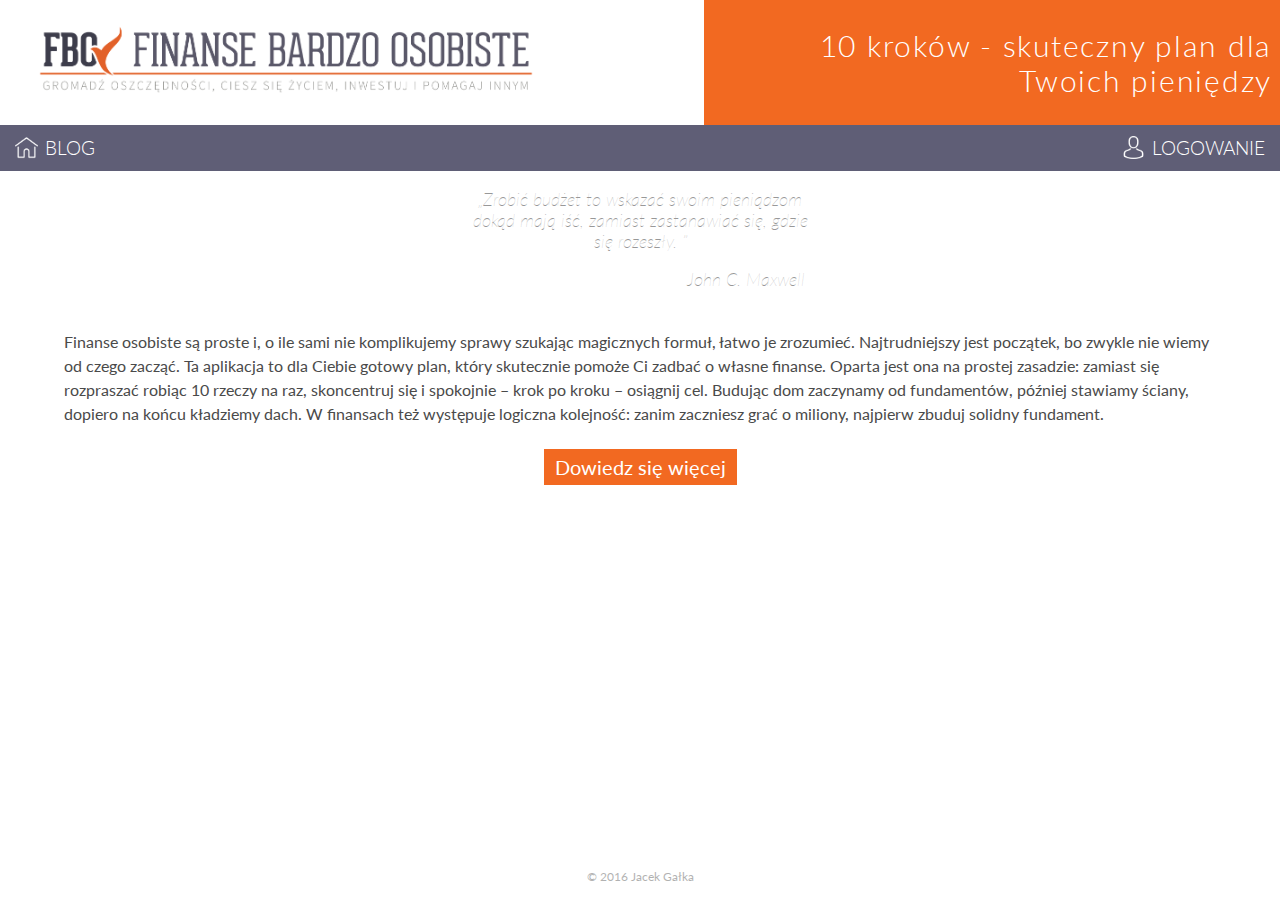
<file: App/index.html>
<!doctype html>
<html lang="pl">
	<head>
		<meta charset="UTF-8">
		<meta name="viewport"
		      content="width=device-width, user-scalable=no, initial-scale=1.0, maximum-scale=1.0, minimum-scale=1.0">
		<meta http-equiv="X-UA-Compatible" content="ie=edge">
		<link rel="stylesheet" href="css/normalize.css">
		<link rel="stylesheet" href="css/master.css">
		<link rel="stylesheet" href="css/responsive.css">
		<title>FBO | 10 kroków</title>
	</head>
	<body class="widthLimit">
		<header class="header">
			<div class="headerLogo headerElement">
				<a href="index.html"> <img src="images/baners/baner-white.png" alt="Logo FBO"></a>
			</div>
			<div class="headerTitle headerElement">
				<h1>10 kroków - skuteczny plan dla Twoich pieniędzy</h1>
			</div>
		</header>
		<nav class="nav">
			<div class="navElement">
				<a id="linkHome" href="http://marciniwuc.com">Blog</a>
			</div>
			<div class="navElement">
				<a id="linkLoginPage" href="html/sign-in.php">Logowanie</a>
			</div>
		</nav>
		<main>
			<section class="textSection">
				<aside class="quote">
					<p>„Zrobić budżet to wskazać swoim pieniądzom dokąd mają iść,
						zamiast zastanawiać się, gdzie się rozeszły. ”</p>
					<p class="quoteAuthor">John C. Maxwell</p>
				</aside>
				<article>
					<h1 class="hideTitle">10 kroków - skuteczny plan dla Twoich pieniędzy</h1>
					<p>Finanse osobiste są proste i, o ile sami nie komplikujemy sprawy szukając magicznych formuł,
						łatwo je
						zrozumieć. Najtrudniejszy jest początek, bo zwykle nie wiemy od czego zacząć. Ta aplikacja to
						dla
						Ciebie
						gotowy plan, który skutecznie pomoże Ci zadbać o własne finanse. Oparta jest ona na prostej
						zasadzie:
						zamiast się rozpraszać robiąc 10 rzeczy na raz, skoncentruj się i spokojnie – krok po kroku –
						osiągnij
						cel.

						Budując dom zaczynamy od fundamentów, później stawiamy ściany, dopiero na końcu kładziemy dach.
						W
						finansach też występuje logiczna kolejność: zanim zaczniesz grać o miliony, najpierw zbuduj
						solidny
						fundament. </p>
					<div class="buttonDiv">
						<a href="http://marciniwuc.com/10-krokow-skuteczny-plan-dla-twoich-pieniedzy/" class="button">Dowiedz
							się więcej</a>
					</div>
				</article>
			</section>
		</main>
		<footer>
			<p><a href="http://jacekgalka.pl">&copy; 2016 Jacek Gałka</a></p>
		</footer>
	</body>
</html>
</file>
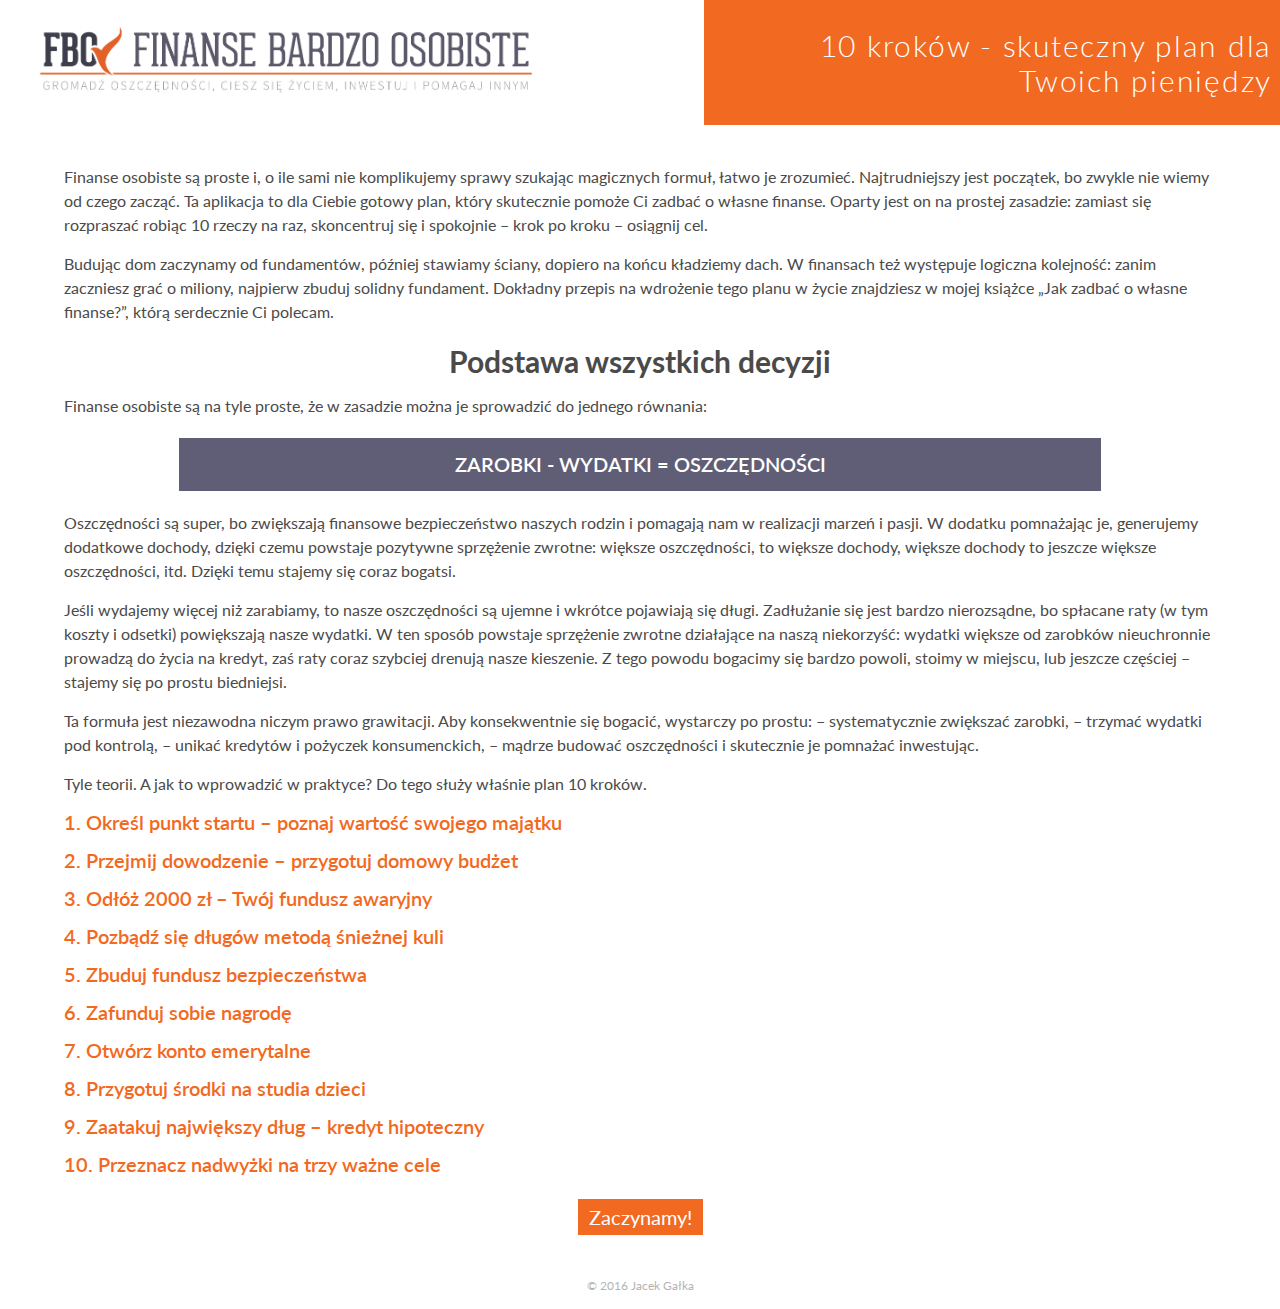
<file: App/html/introduction.html>
<!doctype html>
<html lang="pl">
	<head>
		<meta charset="UTF-8">
		<meta name="viewport"
		      content="width=device-width, user-scalable=no, initial-scale=1.0, maximum-scale=1.0, minimum-scale=1.0">
		<meta http-equiv="X-UA-Compatible" content="ie=edge">
		<link rel="stylesheet" href="../css/normalize.css">
		<link rel="stylesheet" href="../css/master.css">
		<link rel="stylesheet" href="../css/responsive.css">
		<title>Document</title>
	</head>
	<body>
		<header class="header">
			<div class="headerLogo headerElement">
				<a href="../index.html"><img src="../images/baners/baner-white.png" alt="Logo FBO"></a>
			</div>
			<div class="headerTitle headerElement">
				<h1>10 kroków - skuteczny plan dla Twoich pieniędzy</h1>
			</div>
		</header>
		<main>
			<section class="introductionSection">
				<article>
					<h1 class="hideTitle">10 kroków - skuteczny plan dla Twoich pieniędzy</h1>
					<p>Finanse osobiste są proste i, o ile sami nie komplikujemy sprawy szukając magicznych formuł,
						łatwo je
						zrozumieć. Najtrudniejszy jest początek, bo zwykle nie wiemy od czego zacząć. Ta aplikacja to
						dla
						Ciebie gotowy plan, który skutecznie pomoże Ci zadbać o własne finanse. Oparty jest on na
						prostej
						zasadzie: zamiast się rozpraszać robiąc 10 rzeczy na raz, skoncentruj się i spokojnie – krok po
						kroku – osiągnij cel.</p>
					<p>
						Budując dom zaczynamy od fundamentów, później stawiamy ściany, dopiero na końcu kładziemy dach.
						W
						finansach też występuje logiczna kolejność: zanim zaczniesz grać o miliony, najpierw zbuduj
						solidny
						fundament. Dokładny przepis na wdrożenie tego planu w życie znajdziesz w mojej książce „Jak
						zadbać o
						własne finanse?”, którą serdecznie Ci polecam.</p>
					<h1>Podstawa wszystkich decyzji</h1>
					<p>Finanse osobiste są na tyle proste, że w zasadzie można je sprowadzić do jednego równania:</p>
					<span class="greyTextBaner">zarobki - wydatki = oszczędności</span>
					<p>Oszczędności są super, bo zwiększają finansowe bezpieczeństwo naszych rodzin i pomagają nam w
						realizacji marzeń i pasji. W dodatku pomnażając je, generujemy dodatkowe dochody, dzięki czemu
						powstaje pozytywne sprzężenie zwrotne: większe oszczędności, to większe dochody, większe dochody
						to jeszcze większe oszczędności, itd. Dzięki temu stajemy się coraz bogatsi.</p>
					<p>
						Jeśli wydajemy więcej niż zarabiamy, to nasze oszczędności są ujemne i wkrótce pojawiają się
						długi. Zadłużanie się jest bardzo nierozsądne, bo spłacane raty (w tym koszty i odsetki)
						powiększają nasze wydatki. W ten sposób powstaje sprzężenie zwrotne działające na naszą
						niekorzyść: wydatki większe od zarobków nieuchronnie prowadzą do życia na kredyt, zaś raty coraz
						szybciej drenują nasze kieszenie. Z tego powodu bogacimy się bardzo powoli, stoimy w miejscu,
						lub jeszcze częściej – stajemy się po prostu biedniejsi.</p>
					<p>
						Ta formuła jest niezawodna niczym prawo grawitacji. Aby konsekwentnie się bogacić, wystarczy po
						prostu:
						– systematycznie zwiększać zarobki,
						– trzymać wydatki pod kontrolą,
						– unikać kredytów i pożyczek konsumenckich, – mądrze budować oszczędności i skutecznie je
						pomnażać inwestując.</p>
					<p>
						Tyle teorii. A jak to wprowadzić w praktyce? Do tego służy właśnie plan 10 kroków.</p>
					<ul class="stepsList">
						<li class="stepLine">1. Określ punkt startu – poznaj wartość swojego majątku</li>
						<li class="stepLine">2. Przejmij dowodzenie – przygotuj domowy budżet</li>
						<li class="stepLine">3. Odłóż 2000 zł – Twój fundusz awaryjny</li>
						<li class="stepLine">4. Pozbądź się długów metodą śnieżnej kuli</li>
						<li class="stepLine">5. Zbuduj fundusz bezpieczeństwa</li>
						<li class="stepLine">6. Zafunduj sobie nagrodę</li>
						<li class="stepLine">7. Otwórz konto emerytalne</li>
						<li class="stepLine">8. Przygotuj środki na studia dzieci</li>
						<li class="stepLine">9. Zaatakuj największy dług – kredyt hipoteczny</li>
						<li class="stepLine">10. Przeznacz nadwyżki na trzy ważne cele</li>
					</ul>
				</article>
				<div class="buttonDiv">
					<a href="budget.html" class="button">Zaczynamy!</a>
				</div>
			</section>
		</main>
		<footer>
			<p><a href="http://jacekgalka.pl">&copy; 2016 Jacek Gałka</a></p>
		</footer>
	</body>
</html>
</file>
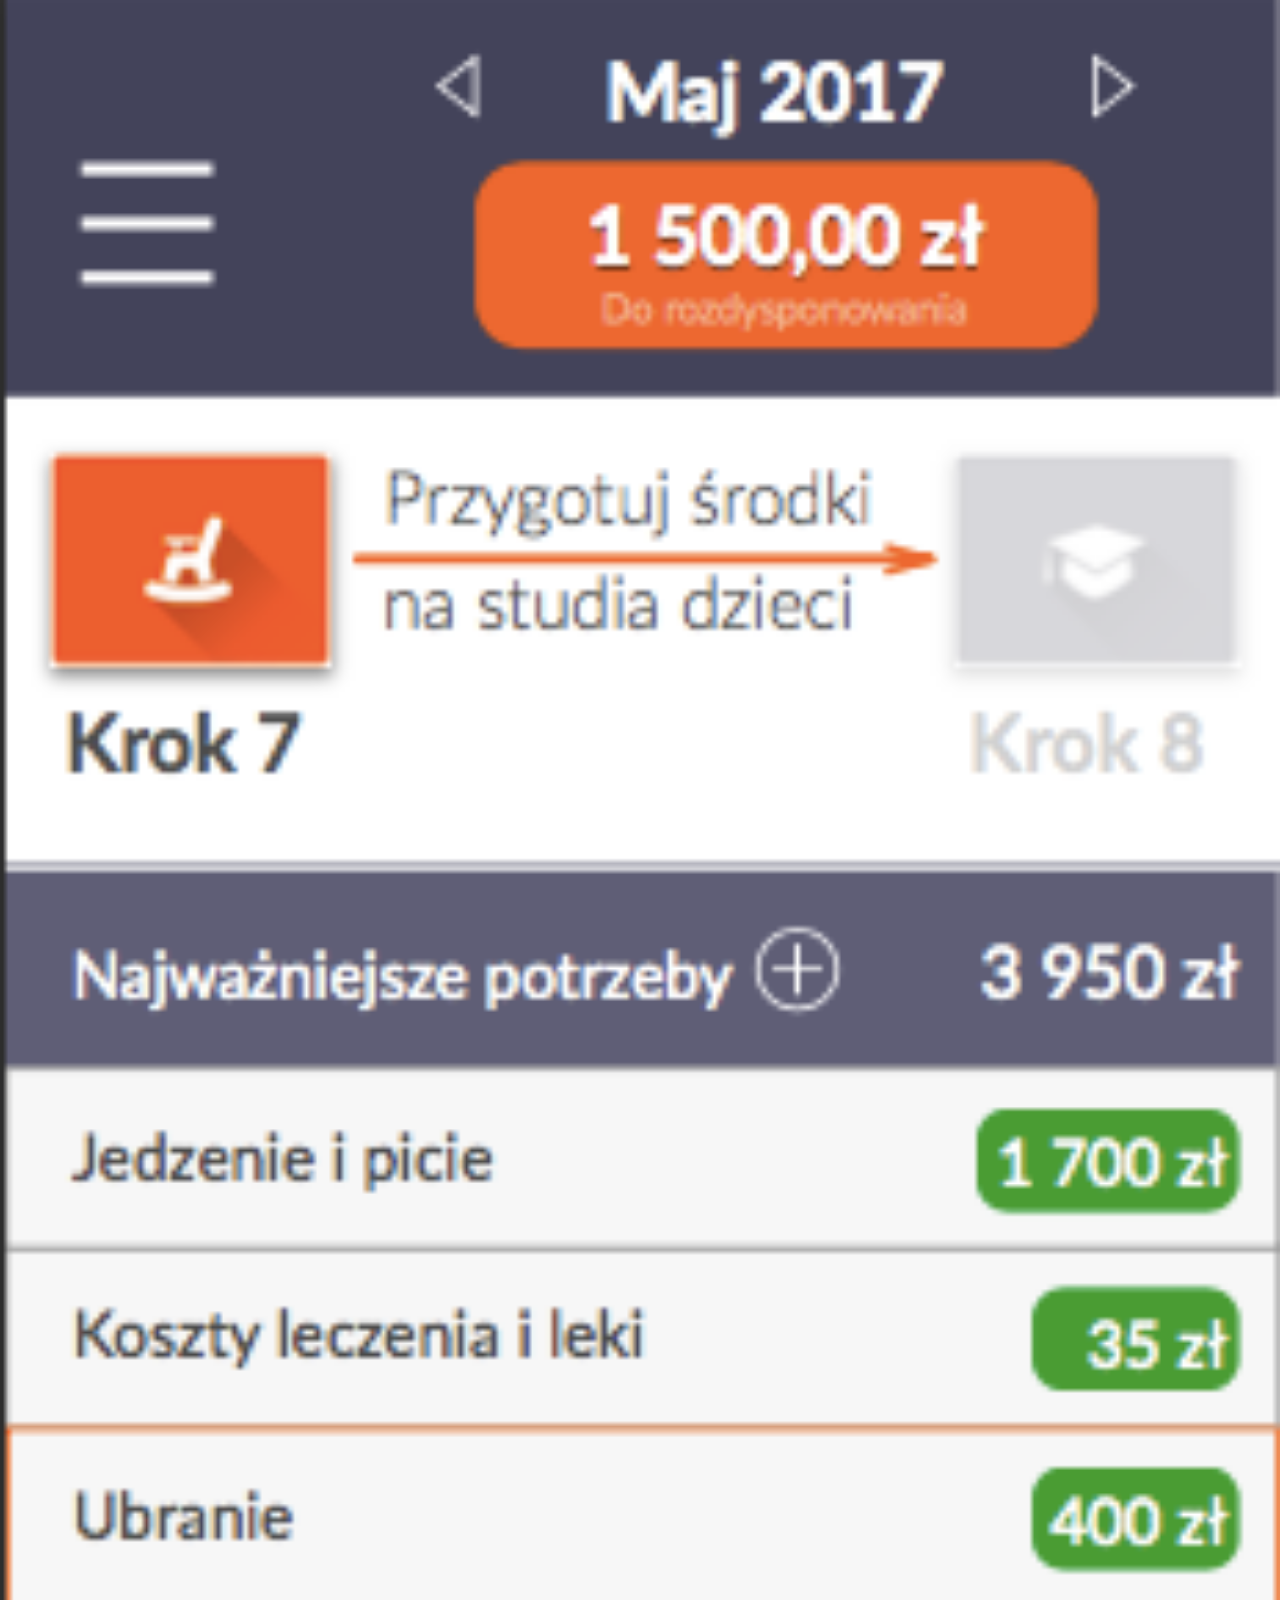
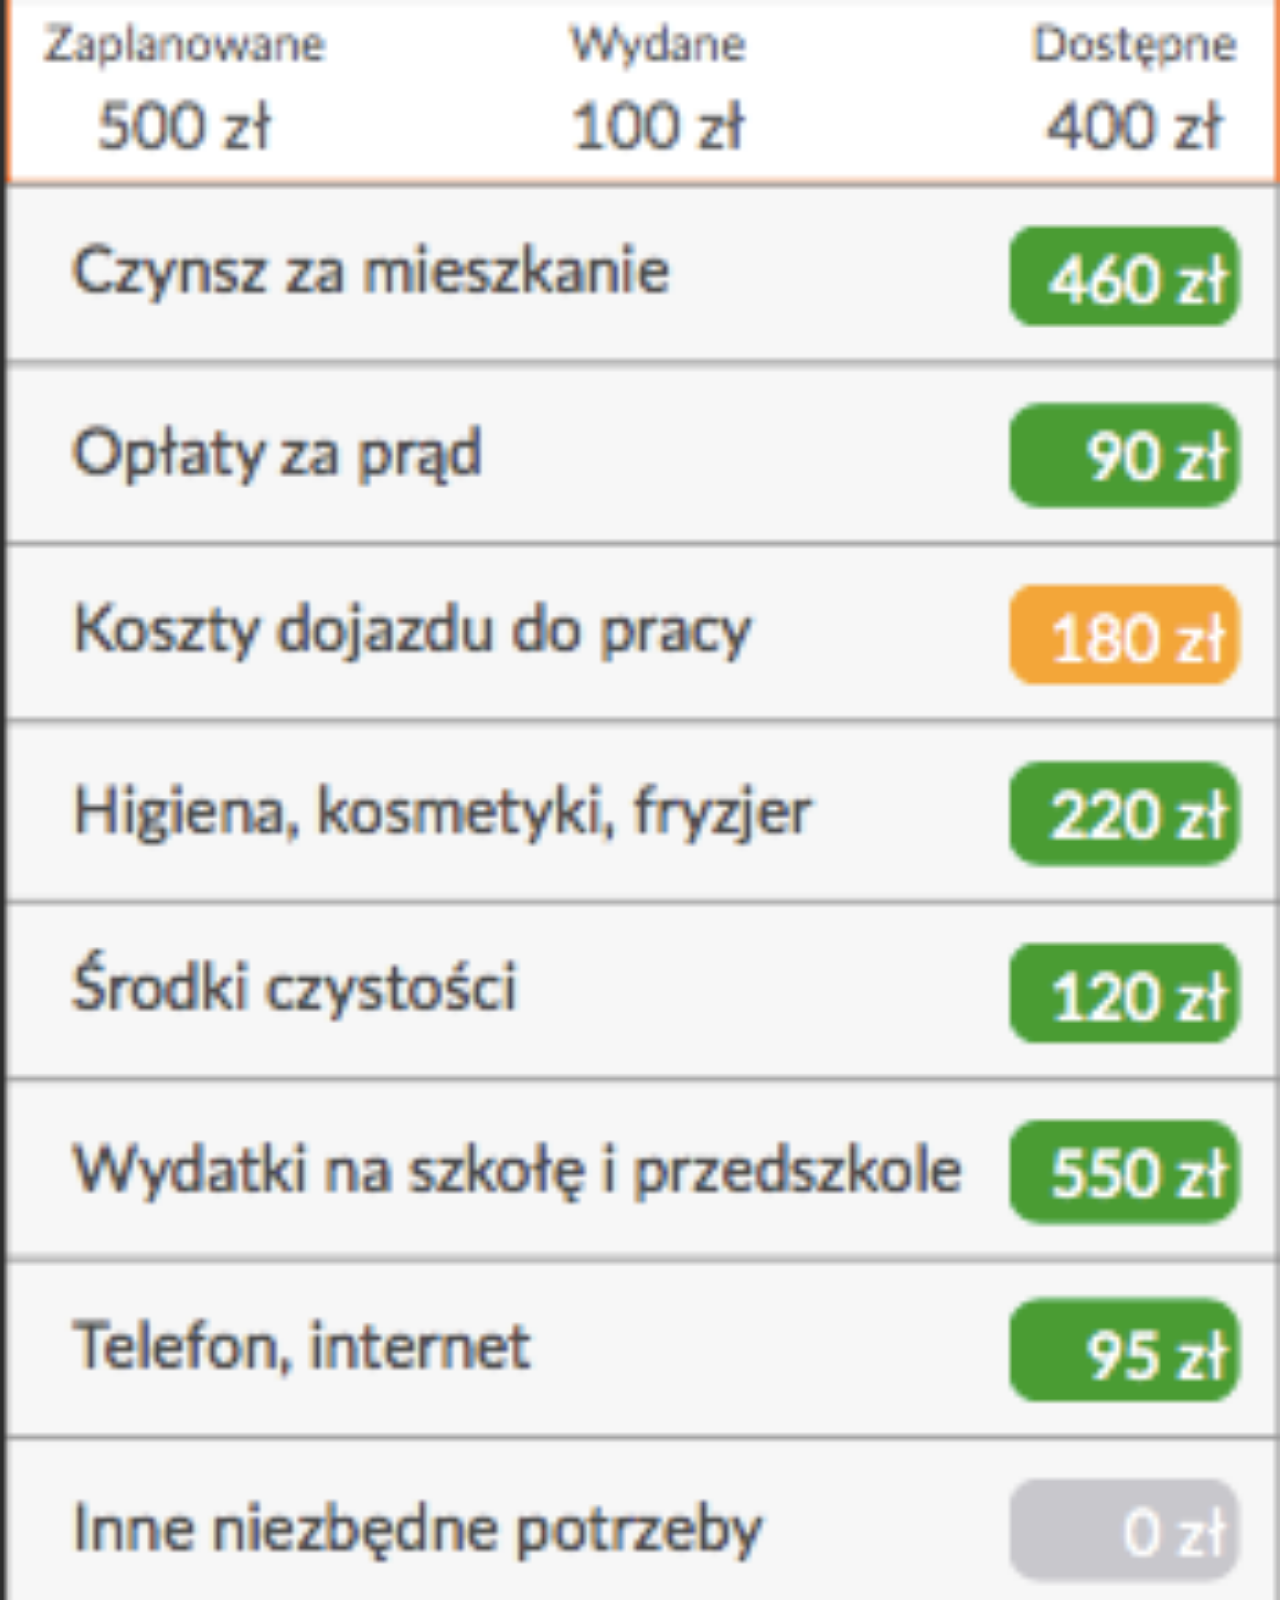
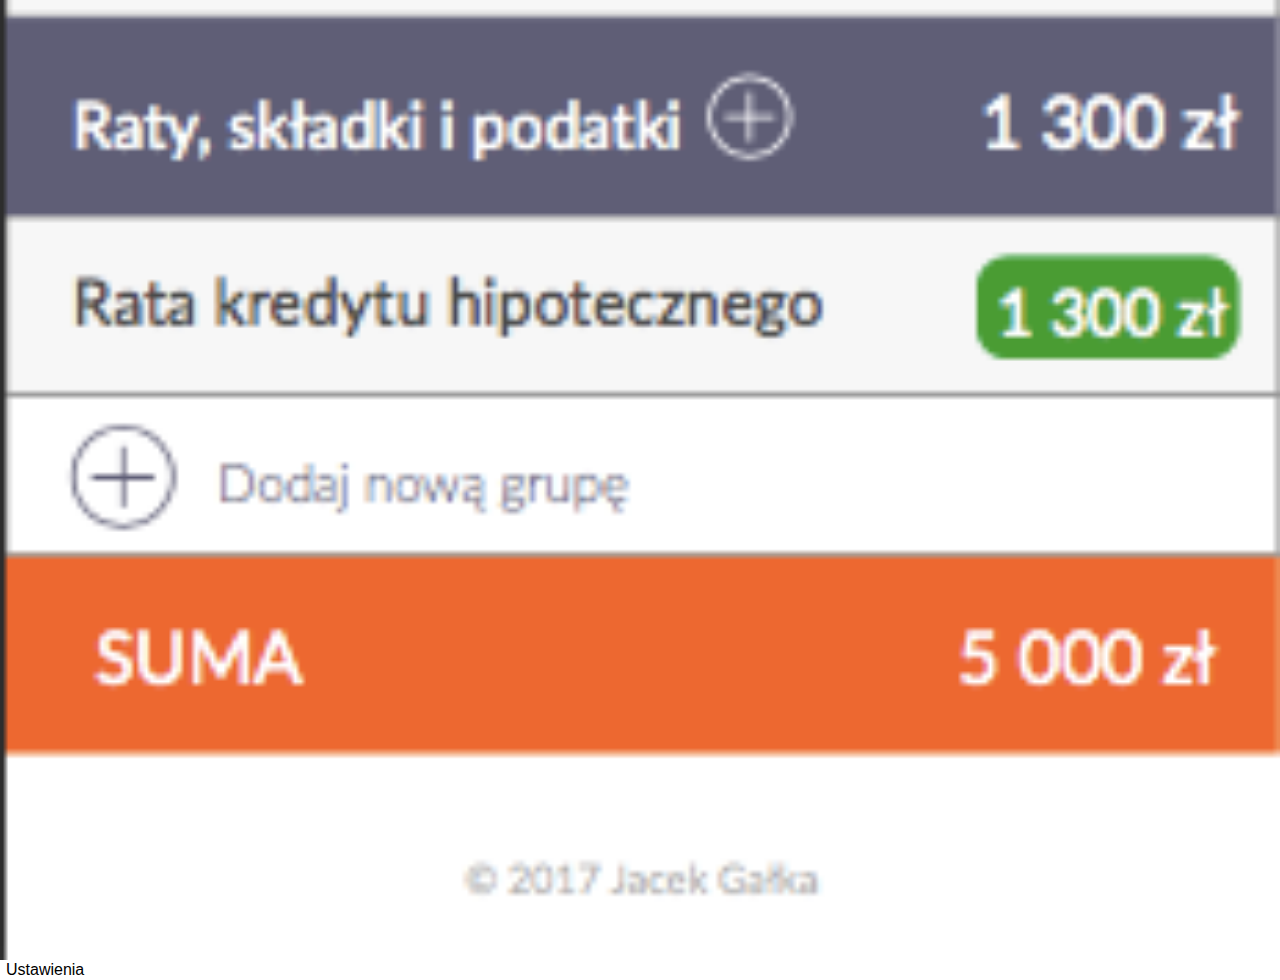
<file: App/html/settings.html>
<!doctype html>
<html lang="pl">
	<head>
		<meta charset="UTF-8">
		<meta name="viewport"
		      content="width=device-width, user-scalable=no, initial-scale=1.0, maximum-scale=1.0, minimum-scale=1.0">
		<meta http-equiv="X-UA-Compatible" content="ie=edge">
		<link rel="stylesheet" href="../css/normalize.css">
		<link rel="stylesheet" href="../css/master.css">
		<link rel="stylesheet" href="../css/responsive.css">
		<title>FBO | Settings</title>
		<script>
            function showModalSettings() {
                document
                    .getElementById("settingsOn")
                    .style
                    .cssText = "top:0px";
                document.getElementById("back-image").style.cssText = "filter:blur(10px)";
            }
            function hideModalSettings() {
                document.getElementById("back-image").style.cssText = "filter:none";
                document.getElementById("settingsOn").style.cssText = "top:-450px";

            }
		</script>
	</head>
	<body>
		<div id="bodyDiv">

			<div id="back-image">
				<img src="../images/back.png" alt="Background" style="width: 100%; display: block">
			</div>

			<button onclick="showModalSettings()">Ustawienia</button>

			<aside class="settingsModal" id="settingsOn">
				<header class="settingsHeader">
					<h1 class="settingsTitle">Ustawienia</h1>
					<button class="closeSign" onclick="hideModalSettings()"><img
							src="../images/icons/svg/close-orange.svg" alt="Close" style="width: 40px"></button>
				</header>
				<nav class="settingsTabs">
					<div class="settingsTab userTab activeTab">
						<span class="userSpan">Konto użytkownika</span>
					</div>
					<div class="settingsTab appTab notActiveTab">
						<span class="appSpan">Aplikacja</span>
					</div>
				</nav>
				<form class="formDiv" action="" method="GET">
					<div class="formElement">
						<span>Adres e-mail</span>
						<input type="email" name="email" maxlength="20" title="Podaj swój nowy adres e-mail" autofocus>
					</div>
					<div class="formElement">
						<span>Hasło</span>
						<input class="" type="password" name="password" minlength="8" maxlength="20"
						       title="Podaj swoje nowe hasło">
					</div>
					<div class="formElement">
						<span>Data urodzenia</span>
						<input class="" type="date" name="dateOfBirth" minlength="10" maxlength="10"
						       title="Podaj swoją datę urodzenia">
					</div>
					<div class="buttons">
						<div class="buttonDiv">
							<input class="button" onclick="hideModalSettings()" type="submit" value="Zapisz"
							       style="cursor:pointer">
						</div>
						<div class="buttonDiv">
							<input class="button grey" onclick="hideModalSettings()" type="submit" value="Anuluj"
							       style="cursor:pointer">
						</div>
					</div>

				</form>
			</aside>
		</div>
	</body>
</html>
</file>
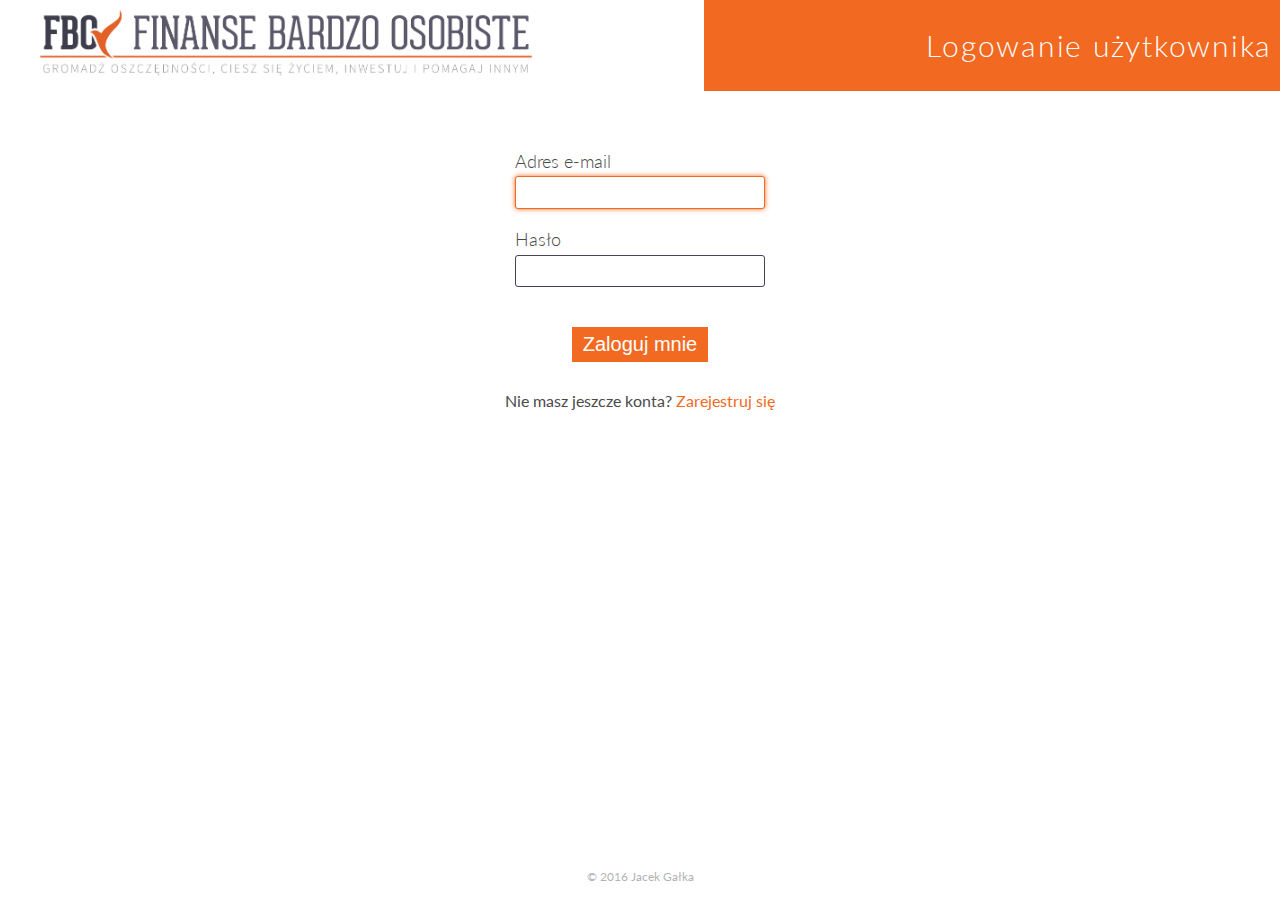
<file: App/html/sign-in.html>
<!doctype html>
<html lang="pl">
	<head>
		<meta charset="UTF-8">
		<meta name="viewport"
		      content="width=device-width, user-scalable=no, initial-scale=1.0, maximum-scale=1.0, minimum-scale=1.0">
		<meta http-equiv="X-UA-Compatible" content="ie=edge">
		<link rel="stylesheet" href="../css/normalize.css">
		<link rel="stylesheet" href="../css/master.css">
		<link rel="stylesheet" href="../css/responsive.css">
		<title>FBO | Zaloguj się</title>
	</head>
	<body>
		<header class="header">
			<div class="headerLogo headerElement">
				<a href="../index.html"><img src="../images/baners/baner-white.png" alt="Logo FBO"></a>
			</div>
			<div class="headerTitle headerElement">
				<h1>Logowanie użytkownika</h1>
			</div>
		</header>
		<main>
			<section class="signSection">
				<h1 class="signTitle hideTitle">Logowanie użytkownika</h1>
				<form class="formDiv" action="introduction.html" method="GET">
					<div class="formElement">
						<span>Adres e-mail</span>
						<input type="email" name="email" maxlength="20" title="Podaj swój adres e-mail" autofocus>
					</div>
					<div class="formElement">
						<span>Hasło</span>
						<input class="" type="password" name="password" minlength="8" maxlength="20"
						       title="Podaj swoje hasło">
					</div>
					<div class="buttonDiv">
						<input class="button" type="submit" value="Zaloguj mnie" style="cursor:pointer">
					</div>
				</form>
				<div id="noAccountYet">
					<span>Nie masz jeszcze konta? <a href="sign-up.html">Zarejestruj się</a></span>
				</div>
			</section>
		</main>
		<footer>
			<address>
				<p><a href="http://jacekgalka.pl">&copy; 2016 Jacek Gałka</a></p>
			</address>
		</footer>
	</body>
</html>
</file>
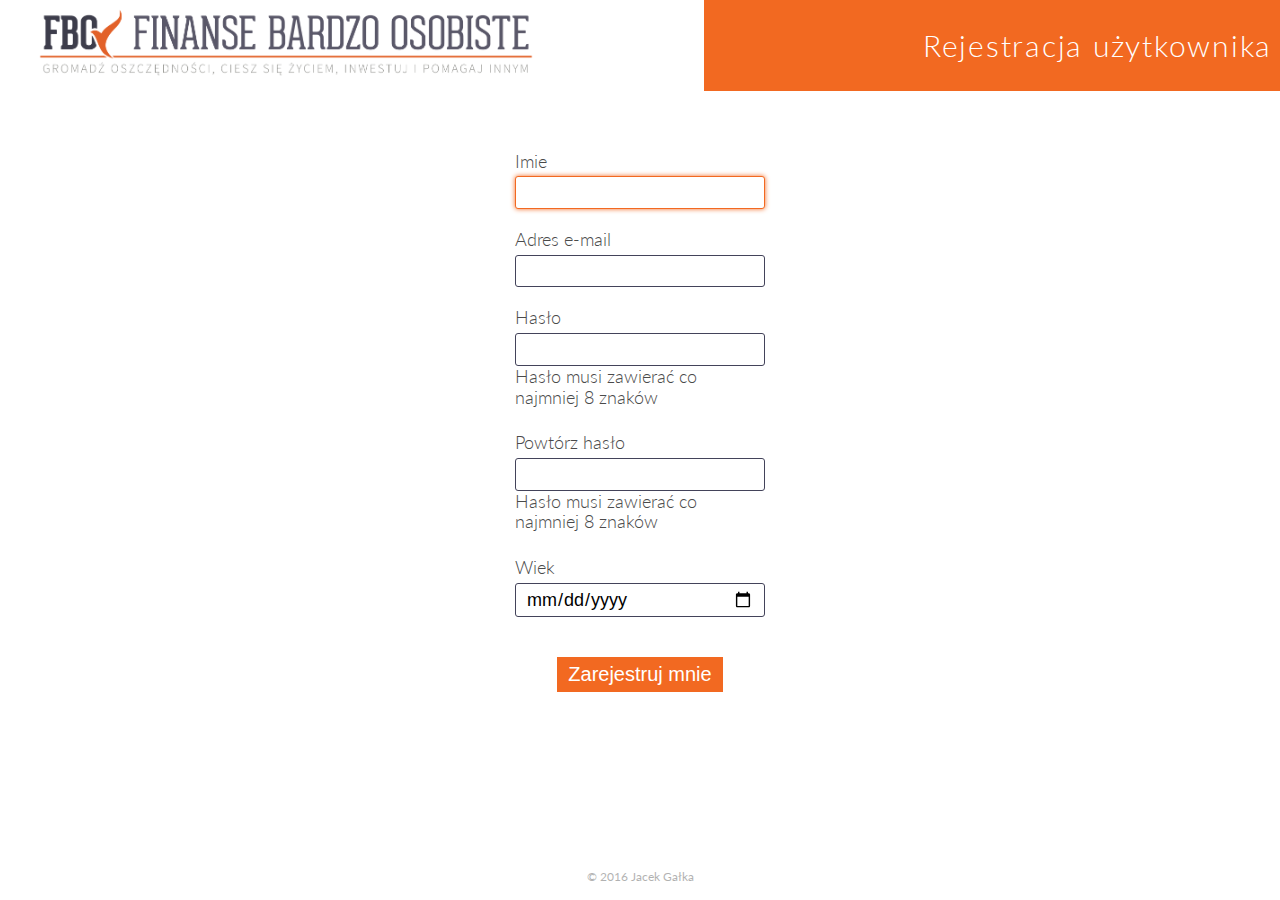
<file: App/html/sign-up.html>
<!doctype html>
<html lang="pl">
	<head>
		<meta charset="UTF-8">
		<meta name="viewport"
		      content="width=device-width, user-scalable=no, initial-scale=1.0, maximum-scale=1.0, minimum-scale=1.0">
		<meta http-equiv="X-UA-Compatible" content="ie=edge">
		<link rel="stylesheet" href="../css/normalize.css">
		<link rel="stylesheet" href="../css/master.css">
		<link rel="stylesheet" href="../css/responsive.css">
		<title>FBO | Zarejestruj się</title>
	</head>
	<body class="widthLimit">
		<header class="header">
			<div class="headerLogo headerElement">
				<a href="../index.html"><img src="../images/baners/baner-white.png" alt="Logo FBO"></a>
			</div>
			<div class="headerTitle headerElement">
				<h1>Rejestracja użytkownika</h1>
			</div>
		</header>
		<main>
			<section class="signSection">
				<h1 class="signTitle  hideTitle">Rejestracja użytkownika</h1>
				<form class="formDiv" action="" method="post">
					<div class="formElement">
						<span>Imie</span>
						<input type="text" name="firstname" maxlength="50" title="Podaj swoje imię" autofocus>
					</div>
					<div class="formElement">
						<span>Adres e-mail</span>
						<input type="email" name="email" maxlength="50" title="Podaj swój adres e-mail">
					</div>
					<div class="formElement">
						<span>Hasło</span>
						<input class="" type="password" name="password" minlength="8" maxlength="20"
						       title="Podaj swoje hasło">
						<span class="passwordOk">Hasło musi zawierać co najmniej 8 znaków</span>
					</div>
					<div class="formElement">
						<span>Powtórz hasło</span>
						<input class="" type="password" name="password" minlength="8" maxlength="20"
						       title="Podaj swoje hasło">
						<span class="passwordOk">Hasło musi zawierać co najmniej 8 znaków</span>
					</div>
					<div class="formElement">
						<span>Wiek</span>
						<input type="date" name="dateOfBirth" placeholder="DD.MM.RRRR" max="31.05.2017"
						       title="Podaj swoją datę urodzenia. Przyda się ona do obliczeń związanych z emeryturą. ">
					</div>
					<div class="buttonDiv">
						<input class="button" type="submit" value="Zarejestruj mnie" style="cursor:pointer">
					</div>
				</form>
			</section>
		</main>
		<footer>
			<p><a href="http://jacekgalka.pl">&copy; 2016 Jacek Gałka</a></p>
		</footer>
	</body>
</html>
</file>
<file: App/css/master.css>
/*** FONTS ***/
@import url('https://fonts.googleapis.com/css?family=Lato:100,300,300i,400,400i,700,700i&subset=latin-ext');

/*** COLORS ***/
:root {
    --lightGrey: #5F5E76;
    --orange: #F26921;
    --darkGrey: #43435A;
    --fontColor: #4A4A4A;
    --red: #D0011B;
    --category: #F5F5F5;
    --categoryBorder: #858585;
    --green: #3E8E27;
    --yellow: #EE962C;
    --grey: #BCBBC0;
}

body {
    font-family: 'Lato', sans-serif;
    color: var(--fontColor);
    -webkit-font-smoothing: subpixel-antialiased;
}

/*** GENERAL ***/

*, *:before, *:after {
    box-sizing: border-box;
}

body {
    margin: 0;
    padding: 0;
    width: 100%;
}

a {
    color: var(--orange);
    text-decoration: none;
}

h1 {
    font-size: 24px;
    text-align: center;
}

p {
    font-size: 16px;
}

img {
    max-width: 100%;
}

button {
    cursor: pointer;
    background: none;
    border: none;
}

/*** LINKS ***/

a {
}

/* unvisited link */
a:link {
}

/* visited link */
a:visited {
}

/* mouse over link */
a:hover {
}

/* selected link */
a:active {
}

/*** GENERAL HEADER ***/

header {
    width: 100%;
    margin: 0;
    padding: 0;
}

.headerLogo {
    margin: 0 auto;
    align-self: center;
}

.headerTitle {
    display: none;
}

.header {
    padding: 10px;
}

.header {
    max-width: 90%;
    display: block;
    margin: 0 auto;
}

/*** GENERAL NAV ***/

nav {
    background-color: var(--lightGrey);
    margin: 0;
    padding: 0;
    width: 100%;
    color: #fff;
}

nav ul {
    margin: 0;
    padding: 0;
}

nav li {
    list-style: none;
    margin: 0;
    padding: 0;
}

nav a {
    color: #fff;
}

.nav {
    display: flex;
    justify-content: space-between;
}

.navElement {
    padding: 12px 15px;
    font-size: 1.2em;
    font-weight: 300;
    text-transform: uppercase;
    transition: background-color 0.3s;
}

.navElement:hover {
    background-color: var(--orange);
}

/*** GENERAL MAIN ***/

main {
    max-width: 100%;
    width: 100%;
    margin: 0 auto;
}

article h1 {
    max-width: 90%;
    margin: 20px auto 15px;
}

article p {
    line-height: 24px;
    max-width: 90%;
    margin: 15px auto;
}

/*** GENERAL FOOTER ***/

footer {
    text-align: center;
    margin: 0 auto;
}

footer a {
    font-size: 12px;
    opacity: .3;
    color: #000;
}

/* sticky footer */
body {
    display: flex;
    min-height: 100vh;
    flex-direction: column;
}

main, .budgetTable {
    flex: 1;
}

footer address {
    font-style: normal;
}

/*** GENERAL HOVERABLE ***/

.buttonDiv {
    text-align: center;
    margin: 30px auto;
}

.button {
    padding: 5px 10px;
    border-radius: 0;
    border: 1px solid var(--orange);
    background-color: var(--orange);
    color: #fff;
    font-size: 20px;
    transition: background-color 0.3s, border-radius 0.3s;
    cursor: pointer;
}

button.button.accept {
    background-color: var(--orange);
    color: #fff;
    border: 1px solid var(--orange);

}

button.button.cancel {
    background-color: var(--darkGrey);
    color: #fff;
    border: 1px solid var(--darkGrey);
}

button.button.cancel:hover {
    background-color: #fff;
    border-radius: 8px;
    border: 1px solid var(--darkGrey);
    color: var(--darkGrey);
}

.buttonDiv .button.grey {
    background-color: var(--lightGrey);
}

button.button:hover, .button:enabled:hover {
    background-color: #fff;
    border-radius: 8px;
    border: 1px solid var(--orange);
    color: var(--orange);
}

.button:disabled, button:disabled {
    opacity:0.3;
}

/*** LANDING PAGE ***/

#linkHome, #linkLoginPage {
    background: no-repeat left center;
    background-size: contain;
    padding-left: 30px;
}

#linkHome {
    background-image: url('../images/icons/home.png');
}

#linkLoginPage {
    background-image: url('../images/icons/avatar.png');
}

.quote {
    margin: 0 auto;
    padding: 0;

    max-width: 350px;

    text-align: center;
    font-weight: 100;
    font-style: italic;
    color: #000;
    opacity: 0.4;
}

.quote p {
    font-size: 18px;
}

.quoteAuthor {
    text-align: right;
    margin-right: 10px;
}

/*** SIGN UP PAGE ***/

.formDiv {
    display: flex;
    flex-direction: column;
    align-items: center;
    width: 100%;
}

.formElement {
    display: flex;
    flex-direction: column;
    margin: 10px;
    width: 250px;
}

.formElement span {
    font-weight: 300;
    font-size: 18px;
    margin-bottom: 5px;
}

.formElement input {
    border-radius: 3px;
    border: 1px solid var(--darkGrey);
    font-size: 18px;
    font-weight: 300;
    padding: 5px 10px;
    outline: none;
}

.formElement input:focus {
    border: solid 1px var(--orange);
    box-shadow: 0 0 5px var(--orange);
}

.inputError {
    border: solid 2px var(--red);
    box-shadow: 0 0 8px 2px var(--red);
    color: red;
}

span.formErrorMsg {
    margin-top: 5px;
    font-weight: 300;
    color: var(--red);
    font-size: 13px;
}

span.formErrorMsg.ok {
    display: none;
}

#noAccountYet {
    text-align: center;
}

@keyframes disappear {
    0% { opacity: 0.2; }
    50% {
        opacity: 1;
    }
    100% {
        opacity: 0.2;
    }
}

.dbMsg {
    color: var(--red);
    text-align: center;
    font-weight: 400;
    animation: disappear 1s ease-out 1s infinite;
}

.dbMsg.ok {
    color: var(--green);
    font-size: 20px;
}

/*** INTRODCTION ***/

.greyTextBaner {
    display: block;
    text-align: center;
    margin: 20px 0;
    padding: 15px 0;
    background-color: var(--lightGrey);
    color: #fff;
    text-transform: uppercase;
    font-size: 16px;
    font-weight: 600;
}

.stepsList {
    max-width: 90%;
    margin: 15px auto;
    padding: 0;
}

.stepsList .stepLine {
    margin: 15px 0;
    padding: 0;
    list-style: none;
    font-weight: 600;
    font-size: 20px;
    color: var(--orange);
}

/*** BUDGET ***/

/* slightly transparent fallback */
.budgetHeader, .transactionsHeader {
    background-color: rgba(67, 67, 90, .9);
}

/* if backdrop support: very transparent and blurred */
@supports ((-webkit-backdrop-filter: blur(2em)) or (backdrop-filter: blur(2em))) {
    .budgetHeader, .transactionsHeader {
        background-color: rgba(67, 67, 90, .5);
        -webkit-backdrop-filter: blur(2em);
        backdrop-filter: blur(2em);
    }
}

/* Fixed headers */

.transactionsHeader {
    min-height: 69px;
}

.budgetHeader, .transactionsHeader {
    color: #fff;
    padding: 5px 0;
    position: fixed;
    width: 100%;
    top: 0;
    left: 0;
    z-index: 1;
}

.tableEditor {
    position: fixed;
    top: 69px;
    z-index: 1;
}

.transactionsTable {
    margin-top: calc(69px + 37px);
}

.budgetTable .budDesc {
    position: fixed;
    top: 105px;
    left: 0;
    width: 100%;
    display: grid;
    grid-template-columns: 40% 60%;
    z-index: 1;
}

.budDesc .budDescName {
    text-align: left;
}

.budDesc .budDescAmount {
    text-align: right;
}


/* slightly transparent fallback */
.budgetTable .budDesc, .tableEditor {
    background-color: rgba(255, 255, 255, .9);
}

/* if backdrop support: very transparent and blurred */
@supports ((-webkit-backdrop-filter: blur(2em)) or (backdrop-filter: blur(2em))) {
    .budgetTable .budDesc, .tableEditor {
        background-color: rgba(255, 255, 255, .5);
        -webkit-backdrop-filter: blur(2em);
        backdrop-filter: blur(2em);
    }
}

/* Budget header */

.budgetHeader {
    display: flex;
    justify-content: space-between;
    align-items: center;
    padding: 0 10px;
    flex: 1;
}

/* Header elements (on the right side) */

.headerElements {
    display: flex;
    flex-flow: column;
    justify-content: center;
    align-items: center;
    margin: 5px 30px 10px 0;
}



/* Month */

.monthDiv {
    display: flex;
    justify-content: space-around;
    align-items: center;
    margin: 5px 0 10px;
}

.curMonth {
    font-size: 22px;
    font-weight: 600;
    margin: 0 20px;
}

/* To budget */

.toBudgetDiv {
    display: flex;
    flex-direction: column;
    align-items: center;
    border-radius: 12px;
    padding: 5px 20px;
}

.toBudgetDiv.greenAmount {
    background-color: var(--green);
}

.toBudgetDiv.yellowAmount {
    background-color: var(--yellow);
}

.toBudgetDiv.redAmount {
    background-color: var(--red);
}

.toBudgetAmount, .toBudgetDesc {
    margin: 0 auto;
}

.toBudgetAmount {
    font-size: 24px;
    font-weight: 600;
    text-shadow: 0 1px 3px #000;
}

.toBudgetDesc {
    font-size: 12px;
    opacity: 0.5;
}

/* Budget table */

.budgetTableSection {
    padding-top: 135px;
}

table.budgetTable {
    width: 100%;
    border-collapse: collapse;
}

/*.budDescName*/ .budGroupName, .budCatName, .budSumName {
    text-align: left;
    width: 40%;
}

/*.budDescAmount, */.budGroupAmount, .budCatAmount, .budSumAmount {
    text-align: right;
    width: 20%;
}

.hideable {
    display: none;
}

/* Description row */
.budgetTable th {
    padding: 5px 10px;
    border-top: 1px solid var(--categoryBorder);
    border-bottom: 1px solid var(--categoryBorder);
}

.budDesc > * {
    color: var(--orange);
    font-weight: 300;
}

/* Group row */

.budgetTable td {
    border-bottom: 1px solid var(--categoryBorder);
    border-left: 0;
    border-right: 0;
}

.budGroup td {
    padding: 15px 10px;
    background-color: var(--lightGrey);
    color: #fff;
}

.budGroup img {
    vertical-align: sub;
    margin-left: 5px;
}

/* Category */

.budCategory td {
    padding: 12px 10px;
    background-color: var(--category);
}

.budCategory span {
    color: #fff;
    padding: 5px;
    border-radius: 10px;
}

.budCategory span.greenAmount {
    background-color: var(--green);
}

.budCategory span.yellowAmount {
    background-color: var(--yellow);
}

.budCategory span.redAmount {
    background-color: var(--red);
}

.budCategory span.greyAmount {
    background-color: var(--grey);
}

.budCatName span {
    color: var(--fontColor);
}

/* Budgeted input */

.budCatAmount.budgeted input {
    background: none;
    border: none;
    text-align: right;
    color: var(--fontColor);
    border: 1px solid transparent;
}

.budCatAmount.budgeted input:hover {
    border: 1px solid var(--orange);
    border-radius: 5px;
}

.budCatAmount.budgeted input:focus {
    border: 1px solid var(--orange);
    border-radius: 5px;
    background-color: #fff;
}

/* New group */

.budNewGroup td {
    padding: 10px 0;
}

.budNewGroup {
    font-weight: 300;
    font-size: 16px;
    padding-left: 20px;
}

#newGroupButton {
    color: var(--fontColor);
    background: none;
    background: no-repeat left;
    background-size: 25px;
    background-position: 10px;
    padding-left: 40px;
    padding-top: 5px;
    padding-bottom: 5px;
    background-image: url("../images/icons/svg/plus-lightgrey.svg");
    border: none;
}

#budNewGroupRow,.newCategoryRow {
    display: none;

}

#budNewGroupRow td, #newCategoryRow td {
    margin: 0;
    padding: 0;
}

.budNewGroupForm, .newCategoryForm {
    display: flex;
    justify-content: space-between;
    align-items: center;
    width: 100%;
}


.budNewGroupForm input,
.newCategoryForm input {
    border: 1px solid var(--categoryBorder);
    background: #fff;
    width: 60%;
    margin: 0 10px;
}

.budNewGroupForm .buttonDiv,
.newCategoryForm .buttonDiv {
    width: 40%;
    display: flex;
    flex-direction: column;
    margin-top: 5px;
    margin-bottom: 5px;
    margin-right: 10px;
}

.budNewGroupForm .buttonDiv .button,
.newCategoryForm .buttonDiv .button {
    margin-top: 2px;
}

/* Delete category and group */

.categoryDeleteButton {
    display: none;
    padding-top: 0;
    padding-bottom: 0;
}

.budCatName div {
    display: flex;
    align-content: center;
}


/* Sum */

.budSum td {
    padding: 15px 10px;
    border-bottom: none;
}

.budSum {
    background-color: var(--orange);
    color: #fff;
}

/* Menu Container */

.mainMenuContainer {
    background-color: var(--orange);
    color: #fff;
    /*display: flex;*/
    flex-flow: column;
    justify-content: space-between;
    min-height: 100vh;
    width: 90%;
    z-index: 3;
    position: fixed;
    top: 0;
    left: -95%;
    bottom: 0;
    transition: left 0.5s ease-in-out;
    box-shadow: 0px 0px 10px 5px #888888;
}

/* Main menu */

.mainMenu .closeSign, .hamburger button {
    background: none;
    border: none;
}

/* Menu logo */

.menuLogo {
    width: 100%;
    margin: 10px auto;
    padding: 0 20px;
    display: flex;
    flex-direction: row;
    justify-content: space-between;
}

.menuLogo .logo {
    width: 100px;
    height: 60px;
}

/* Menu buttons */

.menuButton {
    padding: 15px 10px;
    font-size: 26px;
    display: block;
    margin: 5px 0;
}

.menuButton {
    background: no-repeat left;
    background-size: 40px;
    background-position: 10px;
    padding: 10px 0 10px 70px;
    transition: background-color 0.5s;
}

.budgetButton {
    background-image: url("../images/icons/svg/budget-white.svg");
}

.transactionsButton {
    background-image: url("../images/icons/svg/transactions-white.svg");
}

.reportsButton {
    background-image: url("../images/icons/svg/reports-white.svg");
}

.inactiveMenu {
    opacity: 0.5;
    cursor: default;
}

.activeMenu {
    background-color: #fff;
}

.budgetButton.activeMenu {
    color: var(--orange);
    background-image: url("../images/icons/svg/budget-orange.svg");
}

.transactionsButton.activeMenu {
    color: var(--orange);
    background-image: url("../images/icons/svg/transactions-orange.svg");
}

.reportsButton.activeMenu {
    color: var(--orange);
    background-image: url("../images/icons/svg/reports-orange.svg");
}

.menuButton:hover {
    color: var(--orange);
    background-color: #fff;
}

.budgetButton:hover {
    background-image: url("../images/icons/svg/budget-orange.svg");
}

.transactionsButton:hover {
    background-image: url("../images/icons/svg/transactions-orange.svg");
}

.reportsButton:hover {
    background-image: url("../images/icons/svg/reports-orange.svg");
}

/* Add account */

.addAccount {
    display: inline-block;
    /*background-color: rgba(255, 255, 255, 0.5);*/
    padding: 5px;
    margin-top: 15px;
    border-radius: 10px;
}



.addAccount:hover {
    opacity: 0.7;
    cursor: pointer;
}

.mainMenuContainer .addAccount .addAccountButton {
    background: no-repeat left;
    background-size: 20px;
    background-position: 10px;
    background-image: url("../images/icons/svg/plus.svg");

    padding-left: 35px;
    padding-top: 5px;
    padding-bottom: 5px;
    border: none;
    color: #fff;
    vertical-align: middle;
    cursor: pointer;
}

/* Add account modal view */

.newAccountModal {
    width: 100%;
    margin-bottom: 40px;
    position: fixed;
    z-index: 3;
    left: 0;
    top: -750px;
    transition: top 0.4s;
    box-shadow: 0px 0px 10px 5px #888888;
    background-color: rgba(200, 200, 203, 0.5);
    overflow-x: hidden;
}

.modalHeader {
    display: flex;
    justify-content: space-between;
    align-items: center;
}

.modalHeader .modalTitle,
.modalHeader .closeSign {
    margin-left: 15px;
    margin-right: 15px;
    background: none;
}

.modalHeader .modalTitle {
    font-weight: 600;
    font-size: 26px;
    text-align: left;
}

.modalHeader .closeSign {
    display: block;
}

.modalHeader button {
    background-color: #fff;
    border: none;
}

.newAccountModal .formDiv {
    padding-top: 20px;
    border: 1px solid var(--orange);
    background-color: #fff;
}

.radioForm {
    width: 300px;
}

.radioTitle {
    display: block;
}

.radioInputs {
    display: flex;
    flex-direction: row;
    border: 1px solid var(--lightGrey);
    padding: 10px;
}

.radioInput {
    display: flex;
}

.radioInput input {
    margin-right: 5px;
}

.radioInput span {
    width: 100px;
}

.newAccountModal h4 {
    align-self: flex-start;
    margin: 10px 10px;
    padding: 0;
}

.newAccountModal p {
    margin: 5px 10px;
}

.newAccountModal .buttons {
    width: 100%;
    display: flex;
    justify-content: center;
    margin-bottom: 20px;
    margin-top: 10px;
}

.newAccoutnModal .buttonDiv {
    margin: 10px 10px;
}

.newAccountModal .buttons .button {
    padding: 8px 35px;
}

/* Delete account */

.accountNameDiv {
    padding: 5px;
}

.deleteAccountButton {
    border: none;
    height: 20px;
    width: 20px;
    background-color: transparent;
    background-image: url("../images/icons/svg/delete-white.svg");
    background-size: 20px;
    background-repeat: no-repeat;
    color: #fff;
    cursor: pointer;
}

.delConfirmationDiv {
    text-align: center;
    display: none;
    position: relative;

}

@keyframes slideRight {
    0% { left: -80px; opacity: 0; }
    25% { left: -60px; opacity: 0.25;}
    50% {  left: -40px; opacity: 0.5; }
    75% {  left: -20px; opacity: 0.75; }
    100% {  left: 0; opacity: 1; }
}

@keyframes slideLeft {
    0% { left: 0px; opacity: 1; }
    25% { left: -20px; opacity: 0.75;}
    50% {  left: -40px; opacity: 0.5; }
    75% {  left: -60px; opacity: 0.25; }
    100% {  left: -80px; opacity: 0; }
}

.delConfirmationDiv div {
    display: flex;
    justify-content: center;
}

.accountDiv {
    position: relative;
}


/* Menu accounts */

.menuAccounts {
    margin-top: 40px;

}

.accountsDesc {
    margin-bottom: 5px;
    padding-left: 15px;
}

.accountDescName {
    text-transform: uppercase;
    font-size: 12px;
}

.accountDescSum {
    font-size: 15px;
    font-weight: 600;
    padding-right: 12px;
}

.accounts {
    margin-top: 30px;
    font-size: 15px;
    font-weight: 300;

}

.account {
    padding-left: 20px;
    padding-right: 12px;
    margin-top: 3px;
    margin-bottom: 3px;
}

.accountAmount {
    align-self: center;
}

.accountsDesc, .account {
    display: flex;
    justify-content: space-between;
}

@keyframes rotating {
    from {
        transform: rotate(0deg);
    }
    to {
        transform: rotate(360deg);
    }
}

.menuBottom {
    display: flex;
    justify-content: space-between;
}

.mainMenuContainer .settingsButton {
    background: none;
    width: 60px;
    height: 60px;
    text-align: left;
    cursor: pointer;
    margin: 10px;
    padding: 0;
    border: none;
}

.rotating:hover {
    animation: rotating 2s linear infinite;
}

/*** TRANSACTIONS ***/

/* Header */

.transactionsHeader {
    display: flex;
    justify-content: space-between;
    align-items: center;
    padding: 10px 15px 10px 10px;
}

.transactionsHeadElements {
    width: auto;
    display: flex;
    flex-flow: row;
    align-items: center;
    align-content: space-between;
}

.transHeadAccountName {
    background-color: var(--orange);
    padding: 5px 10px;
    border-radius: 12px;
    font-size: 24px;
    font-weight: 600;
    text-shadow: 0 1px 3px #000;
}

.transHeadAccountBalances {
    display: flex;
    justify-content: space-around;
    align-items: center;
}

.transactionsHeader .col {
    display: flex;
    flex-flow: column;
    justify-content: space-between;
    align-items: center;
    margin-left: 12px;
}

.transactionsHeader .col .desc {
    font-size: 12px;
    font-weight: 300;
    margin-bottom: 5px;
}

.transactionsHeader .col:last-child .balance {
    font-weight: 600;
}

.transactionsHeader .col:nth-child(-n + 4) {
    /*display: none;*/
}

.tranDesc {
    position: fixed;
    margin: 0;
}



/* Menu */

.mainMenu .accountDiv.active,
.mainMenu .account:hover {
    background-color: rgba(255, 255, 255, 0.4);
}

.accountNameDiv span {
    cursor: pointer;
}

/* Transactions table editor */



.tableEditor {
    display: grid;
    grid-template-rows: 35px;
    grid-template-columns: 170px auto 50px;
    border-top: 1px solid var(--categoryBorder);
    border-bottom: 1px solid var(--categoryBorder);
    align-items: center;
}

.tableEditor #addTransaction {
    border: none;
    background: none;
    color: var(--orange);
    font-weight: 300;
    font-size: 14px;
    cursor: pointer;
}

.transactionsSection .tableEditor #addTransaction div {
    display: flex;
    align-items: center;
    margin-left: -10px;
}

.tableEditor #addTransaction div img {
    margin-left: 5px;
    margin-right: 5px;
}

#deleteTransaction {
    background: none;
    border: none;
}

.tableEditor #editTransaction,
.tableEditor #deleteTransaction {
    display: none;
}

/* Transactions table */

table.transactionsTable {
    width: 100%;
    border-collapse: collapse;
}

.transactionRow {
    border-bottom: 1px solid var(--categoryBorder);
    background-color: var(--category);
}

input[type="date"]
{
    display:block;
    -webkit-appearance: textfield;
    -moz-appearance: textfield;
    min-height: 1.2em;
}

.tranElem {
    font-size: 16px;
    padding-top: 5px;
    padding-bottom: 5px;
    padding-right: 5px;
    margin: 0;
}

input:focus {
    border: solid 1px var(--orange);
    box-shadow: 0 0 5px var(--orange);
    outline: none;
}

.tranDate, .tranName, .tranCat {
    text-align: left;
}

.tranDate {
    width: 10%;
    padding-left: 5px;
    padding-right: 10px;
}

.tranDate input {
    width: 100%;
    max-width: 120px;
    min-width: 90px;
}

.tranDate.tranElem {
    font-style: italic;
    font-weight: 100;
}

.transactionRow .small {
    width: 100%;
}

.tranName.tranElem {
    font-weight: 600;
}

.tranName input {
    width: 100%;
}

.tranCat.tranElem {
    opacity: 0.5;
    font-size: 14px;
    font-style: italic;
    max-width: 100px;
}

.tranCat input {
    width: 100%;
}

.tranCost {
    text-align: right;
    width: 30%;
    padding-right: 5px;
}

.tranCost.tranElem {
    font-weight: 600;
}

.tranCost input {
    width: 100%;
    text-align: right;
}

.tranAccept.not {
    opacity: 0.3;
}

/* Small screen tran name */

.tranElem.hid, .tranDesc {
    display: none;
}

.transactionRow .small {
    display: flex;
    flex-flow: column;
}

#newTransactionRow {
    background-color: var(--darkGrey);
    border: none;
    display: none;
}

#newTransactionRow input {
    border-radius: 5px;
    border: none;
}

#newTransactionRowButtons {
    width: 100%;
    text-align: center;
    display: none;
}

#newTransactionRowButtons button {
    width: 49%;
    /*border: none;*/
    /*color: #fff;*/
    /*padding: 8px 0;*/
    /*text-align: center;*/
    /*border-radius: 5px;*/
}

@keyframes transactionDelete {

}

/*** SETTINGS ***/

#blurDiv, #transactionsMain {
    transition: filter 0.7s;
}

.settingsModal {
    width: 100%;
    margin-bottom: 40px;
    position: fixed;
    z-index: 1;
    left: 0;
    top: -500px;
    transition: top 0.4s;
    box-shadow: 0px 0px 10px 5px #888888;
    overflow-y: auto;
    background-color: rgba(200, 200, 203, 0.5);
}


/* Header */

.settingsHeader {
    display: flex;
    justify-content: space-between;
    align-items: center;
}

.settingsHeader .settingsTitle,
.settingsHeader .closeSign {
    margin-left: 15px;
    margin-right: 15px;
    background: none;
}

.settingsHeader .settingsTitle {
    font-weight: 600;
    font-size: 26px;
}

.settingsHeader .closeSign {
    display: block;
}

.settingsHeader button {
    background-color: #fff;
    border: none;
}

/* Tabs */

.settingsTabs {
    background: none;
    color: var(--fontColor);
    font-weight: 300;
    display: flex;
    justify-content: center;
}

.settingsTab {
    width: 50%;
    border-left: 1px solid var(--categoryBorder);
    border-top: 1px solid var(--categoryBorder);
    border-right: 1px solid var(--categoryBorder);
    padding: 10px 0px 10px 10px;
    background-color: #fff;
}

.settingsTab.activeTab {
    padding: 15px 0px 15px 10px;
    align-self: center;
    border-left: 1px solid var(--orange);
    border-top: 1px solid var(--orange);
    border-right: 1px solid var(--orange);
}

.settingsTab.notActiveTab {
    align-self: flex-end;
    border-left: none;
    border-bottom: 1px solid var(--orange);
}

.settingsModal .formDiv {
    border-left: 1px solid var(--orange);
    border-bottom: 1px solid var(--orange);
    border-right: 1px solid var(--orange);
    background-color: #fff;
}

/* Buttons */

.settingsModal .buttons {
    width: 100%;
    display: flex;
    justify-content: center;
    margin-bottom: 20px;
    margin-top: 10px;
}

.settingsModal .buttonDiv {
    margin: 10px 10px;
}

.settingsModal .buttons .button {
    padding: 8px 35px;
}
</file>
<file: App/css/responsive.css>
@media screen and (min-width: 320px) {

    .mainMenuContainer {
        width: 300px;
        position: fixed;
        left: -95%;
    }
}

/*** Tablet ***/
@media screen and (min-width: 568px) {

    /*** BUDGET ***/



    .budgetTable .budDesc {
        top: 85px;
        grid-template-columns: 40% 20% 20% 20%;
    }

    .budgetTableSection {
        padding-top: 115px;
    }

    .budgetHeader {
        justify-content: space-between;
        padding: 10px 0;
    }

    .headerElements {
        flex-flow: row;
        justify-content: space-around;
        width: 95%;
    }

    .hamburger {
        margin-left: 15px;
    }

    .monthDiv, .toBudgetDiv {

        margin: 0 30px;
    }

    .budgetTable .hideable {
        display: table-cell;
    }

    /* New group, category */

    .budNewGroupForm .buttonDiv,
    .newCategoryForm .buttonDiv {
        flex-direction: row;
        justify-content: flex-end;
    }

    .budNewGroupForm .buttonDiv .button,
    .newCategoryForm .buttonDiv .button {
        margin-top: 0;
        margin-left: 10px;
    }




    /* Transactions */
    .transactionsHeader .col:nth-child(-n + 4) {
        display: flex;
    }

    .tableEditor {
        grid-template-columns: 170px 50px 50px auto 50px;
    }

    .tableEditor #editTransaction,
    .tableEditor #deleteTransaction {
        display: block;
    }

    .transactionsTable {
        margin-top: calc(69px + 37px + 21px);
    }

    /* Transactions table */
    .transactionRow .small {
        display: none;
    }

    .tranElem.hid {
        display: table-cell;
    }

    .tranDesc {
        display: grid;
        grid-template-columns: 25px 100px auto 25% 150px;
        width: 100%;
        align-items: flex-end;
        top: calc(69px + 37px);
    }

    .tranDescElem {
        font-size: 12px;
        opacity: 0.7;
        border-bottom: 1px solid var(--categoryBorder);
        width: 100%;
    }

    .tranDescElem.tranCheck {
        font-size: 16px;
        opacity: 1;
    }

    .transactionsTable .transactionRow .tranCheck {
        text-align: center;
        width: 25px;
    }

    .transactionsTable input[type = checkbox] {
        background-color: #fff;
        cursor: pointer;
    }

    .transactionsTable input[type = checkbox]:checked {
        background-color: var(--orange);
    }

    .transactionRow .tranDate {
        width: 100px;
    }

    .transactionRow .tranName {
        width: auto;
        text-align: left;
    }

    .transactionRow .tranCat {
        width: 25%;
    }

    .tranCat, .tranName {
        text-align: left;
    }

    .transactionRow .tranCost {
        width: 150px;
    }

    /*** SETTINGS ***/

    /* Tabs */

    .settingsModal, .newAccountModal {
        max-width: 50%;
        position: absolute;
        top: -500px;
        left: 25%;
        margin: 0 auto;
        box-shadow: 0px 0px 20px 1px #888;
    }

    .newAccountModal {
        top: -750px;
        position: fixed;
    }
}

@media screen and (min-width: 768px) {

    .header .headerLogo {
        width: 576px;
    }

    main {
        max-width: 100%;
        margin: 0 auto;
    }

    /*** INTRODUCTION PAGE ***/
    .greyTextBaner {
        font-size: 20px;
    }

}

@media screen and (min-width: 1024px) {

    h1 {
        font-size: 30px;
    }

    .header, .headerLogo, .headerTitle {
        margin: 0;
        padding: 0;
    }

    .header {
        max-width: 100%;
        display: flex;
        flex-direction: row;
        justify-content: space-between;
    }

    .headerElement {
        padding: 8px;
    }

    .headerLogo {
        margin-left: 30px;
        flex-basis: 40%;
    }

    .headerTitle {
        margin: 0;
        flex-basis: 45%;
        background-color: var(--orange);
        color: #fff;
        display: flex;
        justify-content: flex-end;
    }

    .headerTitle h1 {
        font-weight: 300;
        letter-spacing: 1.75px;
        text-align: right;
        align-self: center;
    }

    .hideTitle {
        display: none;
    }

    .hideTitle + p {
        margin-top: 40px;
    }

    /*** SIGN PAGES ***/


    .signSection {
        margin-top: 50px;
    }



    /*** INTRODUCTION PAGE ***/
    .greyTextBaner {
        max-width: 921.6px;
        margin-left: auto;
        margin-right: auto;
    }

    /*** BUDGET PAGE ***/
    .budgetGrid, .transactionsGrid {
        display: grid;
        grid-template-columns: 300px auto;
    }

    .budgetHeader {
        left: 300px;
        width: calc(100% - 300px);
    }

    .hamburger {
        display: none;
    }

    .budgetTable .budDesc {
        left: 300px;
        width: calc(100% - 300px);
    }

    /* Delete category and group */

    .budCategory:hover .categoryDeleteButton {
        display: inline;
    }



    /* Menu */

    .mainMenuContainer {
        left: 0;
        position: static;
        box-shadow: none;
        display: flex;
    }

    .mainMenuContainer .closeSign {
        display: none;
    }

    .budgetTableSection {
        max-height: 100vh;
    }

    .budgetTableSection, .mainMenuContainer {
        overflow-y: auto;
    }

    body.heightLimit {
        max-height: 100vh;
    }

    /*** TRANSACTIONS PAGE ***/

    .transactionsHeader {
        width: calc(100% - 300px);
        left: 300px;
    }

    .tableEditor {
        top: 57px;
    }

    .transactionsSection {
        margin-top: 57px;
    }

    .tranDesc {
        width: calc(100% - 300px);
        top: calc(57px + 37px);
    }

    .transactionsTable {
        margin-top: calc(57px + 37px + 21px);
    }

    #newTransactionRowButtons {
        text-align: right;
    }

    #newTransactionRowButtons button {
        width: 150px;
        margin-left: 5px;
    }
}

@media screen and (min-width: 1440px) {
    .widthLimit {
        max-width: 1440px;
        margin: 0 auto;
    }

    /*** TRANSACTIONS PAGE ***/
    .tranCheck, .tranAccept {
        /*width: 5px;*/
    }

    .tranDate {
        /*width: 10%;*/
    }
}
</file>
